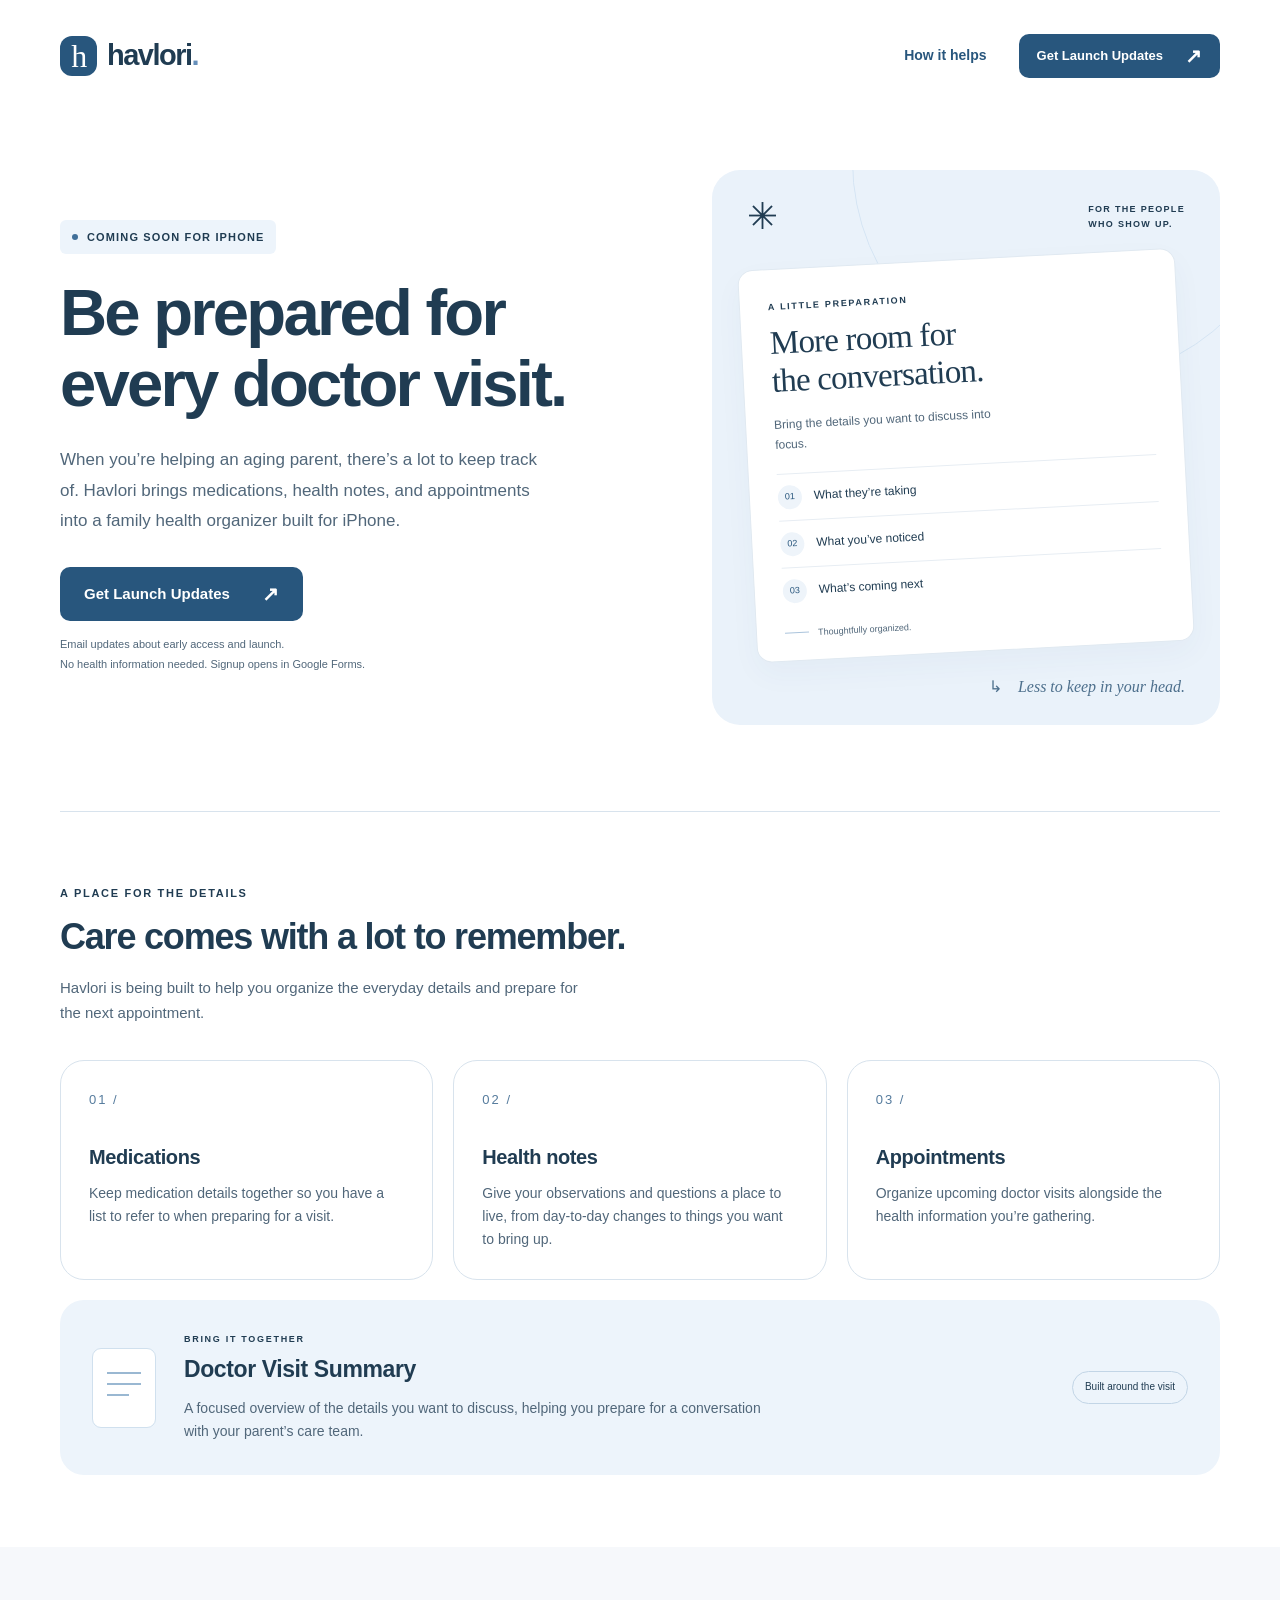
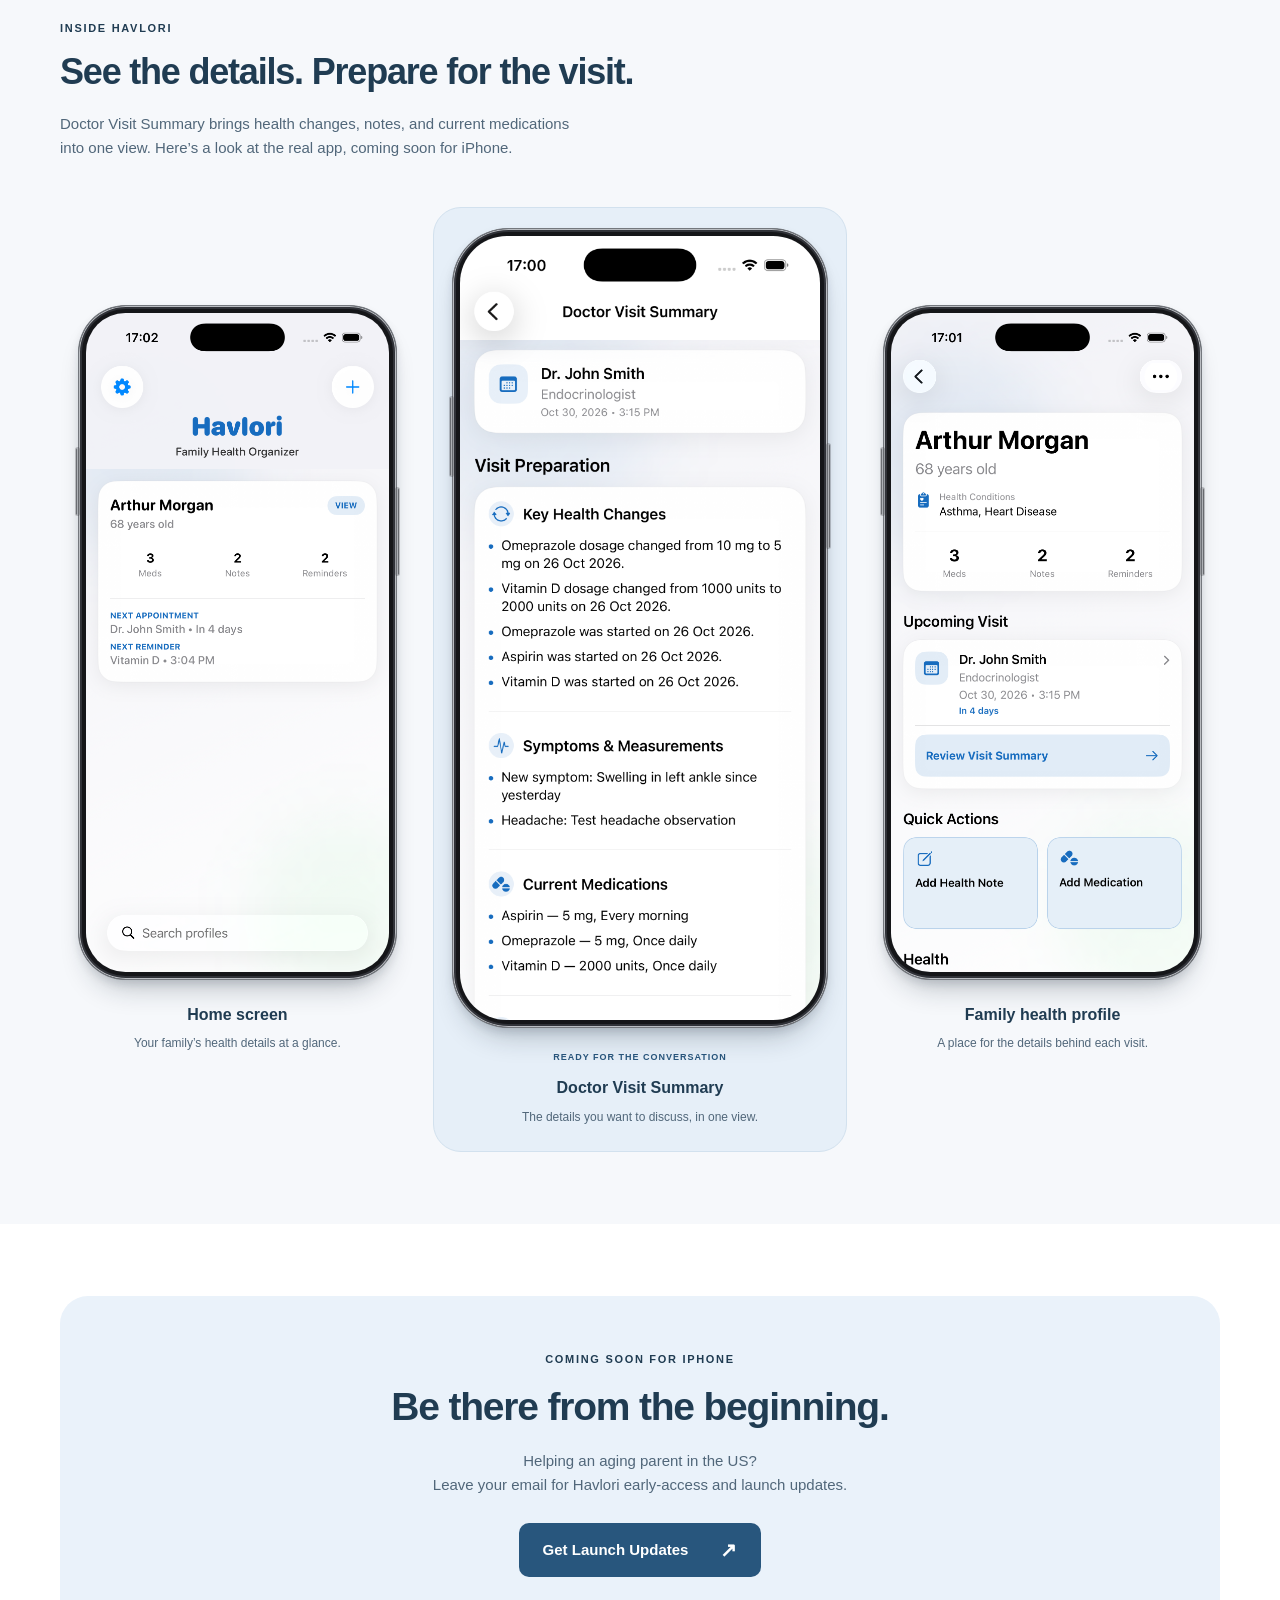
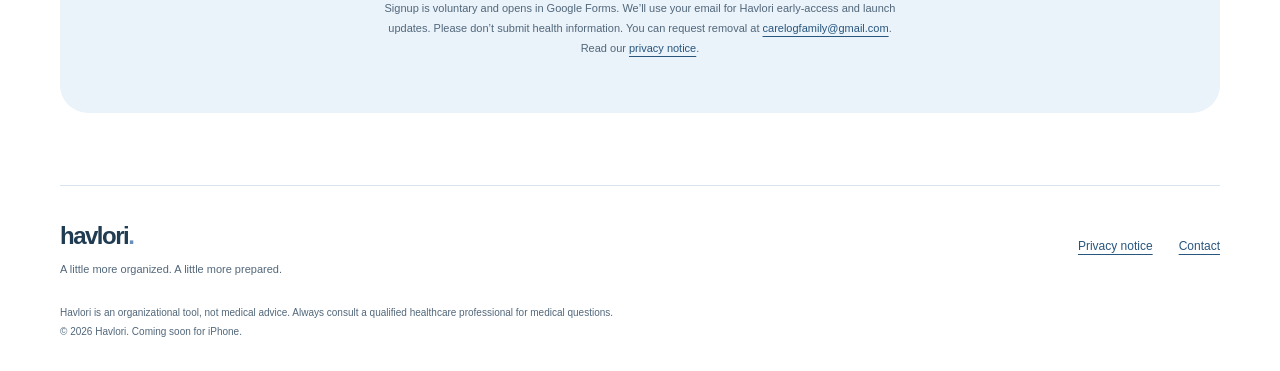
<file: index.html>
<!doctype html>
<html lang="en-US">
  <head>
    <meta charset="utf-8">
    <meta name="viewport" content="width=device-width, initial-scale=1">
    <meta name="theme-color" content="#f5f8fc">
    <title>Havlori — Family Health Organizer for iPhone | Coming Soon</title>
    <meta name="description" content="Helping an aging parent? Meet Havlori, a coming-soon iPhone family health organizer for medications, health notes, appointments, and Doctor Visit Summary. Get US launch updates.">
    <meta property="og:type" content="website">
    <meta property="og:locale" content="en_US">
    <meta property="og:title" content="Havlori — Be prepared for every doctor visit.">
    <meta property="og:description" content="A family health organizer for the people helping aging parents. Coming soon for iPhone. Sign up for launch updates.">
    <meta name="twitter:card" content="summary">
    <link rel="icon" href="data:image/svg+xml,%3Csvg xmlns='http://www.w3.org/2000/svg' viewBox='0 0 64 64'%3E%3Crect width='64' height='64' rx='18' fill='%232a5680'/%3E%3Cpath d='M20 17v30m24-30v30M20 32h24' stroke='white' stroke-width='7' stroke-linecap='round'/%3E%3C/svg%3E">
    <link rel="stylesheet" href="styles.css">
    <script src="script.js" defer></script>
  </head>
  <body>
    <a class="skip-link" href="#main">Skip to content</a>
    <header class="site-header wrap">
      <a class="brand" href="./" aria-label="Havlori home"><span class="brand-mark" aria-hidden="true">h</span>havlori<span class="brand-dot">.</span></a>
      <nav aria-label="Main navigation">
        <a class="nav-about" href="#how-it-helps">How it helps</a>
        <a class="button button-small" href="https://docs.google.com/forms/d/e/1FAIpQLScwm5djdoWZDP3cHhZ5kRGTEpJIrjcyaSfJvye60T30yiG76Q/viewform">Get Launch Updates <span aria-hidden="true">↗</span></a>
      </nav>
    </header>

    <main id="main">
      <section class="hero wrap" aria-labelledby="hero-title">
        <div class="hero-copy">
          <p class="eyebrow"><span class="status-dot" aria-hidden="true"></span> Coming Soon for iPhone</p>
          <h1 id="hero-title">Be prepared for every doctor visit.</h1>
          <p class="hero-description">When you’re helping an aging parent, there’s a lot to keep track of. Havlori brings medications, health notes, and appointments into a family health organizer built for iPhone.</p>
          <a class="button" href="https://docs.google.com/forms/d/e/1FAIpQLScwm5djdoWZDP3cHhZ5kRGTEpJIrjcyaSfJvye60T30yiG76Q/viewform">Get Launch Updates <span aria-hidden="true">↗</span></a>
          <p class="cta-note">Email updates about early access and launch.<br>No health information needed. Signup opens in Google Forms.</p>
        </div>
        <div class="hero-art">
          <div class="art-heading"><span class="small-sun" aria-hidden="true">✳</span><span>FOR THE PEOPLE<br>WHO SHOW UP.</span></div>
          <div class="preparation-card">
            <p class="eyebrow">A little preparation</p>
            <h2>More room for<br>the conversation.</h2>
            <p>Bring the details you want to discuss into focus.</p>
            <ul class="preparation-list">
              <li><span aria-hidden="true">01</span> What they’re taking</li>
              <li><span aria-hidden="true">02</span> What you’ve noticed</li>
              <li><span aria-hidden="true">03</span> What’s coming next</li>
            </ul>
            <div class="card-signature"><span class="signature-line"></span><span>Thoughtfully organized.</span></div>
          </div>
          <div class="art-caption"><span aria-hidden="true">↳</span> Less to keep in your head.</div>
        </div>
      </section>

      <section class="features section wrap" id="how-it-helps" aria-labelledby="features-title">
        <div class="section-intro"><p class="eyebrow">A place for the details</p><h2 id="features-title">Care comes with a lot to remember.</h2><p>Havlori is being built to help you organize the everyday details and prepare for the next appointment.</p></div>
        <div class="feature-grid">
          <article class="feature-card"><span class="feature-icon" aria-hidden="true">01 /</span><h3>Medications</h3><p>Keep medication details together so you have a list to refer to when preparing for a visit.</p></article>
          <article class="feature-card"><span class="feature-icon" aria-hidden="true">02 /</span><h3>Health notes</h3><p>Give your observations and questions a place to live, from day-to-day changes to things you want to bring up.</p></article>
          <article class="feature-card"><span class="feature-icon" aria-hidden="true">03 /</span><h3>Appointments</h3><p>Organize upcoming doctor visits alongside the health information you’re gathering.</p></article>
        </div>
        <article class="summary-card">
          <div class="summary-symbol" aria-hidden="true"><span></span><span></span><span></span></div>
          <div><p class="eyebrow">Bring it together</p><h3>Doctor Visit Summary</h3><p>A focused overview of the details you want to discuss, helping you prepare for a conversation with your parent’s care team.</p></div>
          <span class="summary-tag">Built around the visit</span>
        </article>
      </section>

      <section class="screens-section section" aria-labelledby="screens-title">
        <div class="wrap">
          <div class="section-intro"><p class="eyebrow">Inside Havlori</p><h2 id="screens-title">See the details. Prepare for the visit.</h2><p>Doctor Visit Summary brings health changes, notes, and current medications into one view. Here’s a look at the real app, coming soon for iPhone.</p></div>
          <div class="screenshot-grid">
            <figure class="screenshot-item screenshot-summary">
              <div class="iphone-frame"><img src="assets/screenshots/summary.png" width="1206" height="2622" loading="lazy" decoding="async" alt="Havlori Doctor Visit Summary with visit details, key health changes, symptoms and measurements, and current medications."></div>
              <figcaption><span class="screenshot-badge">Ready for the conversation</span><strong>Doctor Visit Summary</strong><span>The details you want to discuss, in one view.</span></figcaption>
            </figure>
            <figure class="screenshot-item screenshot-home">
              <div class="iphone-frame"><img src="assets/screenshots/home.png" width="1206" height="2622" loading="lazy" decoding="async" alt="Havlori Home screen showing a family member’s profile, medication and note counts, next appointment, and next reminder."></div>
              <figcaption><strong>Home screen</strong><span>Your family’s health details at a glance.</span></figcaption>
            </figure>
            <figure class="screenshot-item screenshot-profile">
              <div class="iphone-frame"><img src="assets/screenshots/profile.png" width="1206" height="2622" loading="lazy" decoding="async" alt="Havlori family health profile with health conditions, an upcoming doctor visit, Review Visit Summary, and actions to add a health note or medication."></div>
              <figcaption><strong>Family health profile</strong><span>A place for the details behind each visit.</span></figcaption>
            </figure>
          </div>
        </div>
      </section>

      <section class="section wrap" aria-labelledby="signup-title">
        <div class="signup-card"><p class="eyebrow">Coming Soon for iPhone</p><h2 id="signup-title">Be there from the beginning.</h2><p>Helping an aging parent in the US?<br>Leave your email for Havlori early-access and launch updates.</p><a class="button" href="https://docs.google.com/forms/d/e/1FAIpQLScwm5djdoWZDP3cHhZ5kRGTEpJIrjcyaSfJvye60T30yiG76Q/viewform">Get Launch Updates <span aria-hidden="true">↗</span></a><p class="signup-privacy">Signup is voluntary and opens in Google Forms. We’ll use your email for Havlori early-access and launch updates. Please don’t submit health information. You can request removal at <a href="mailto:carelogfamily@gmail.com">carelogfamily@gmail.com</a>. Read our <a href="privacy.html">privacy notice</a>.</p></div>
      </section>
    </main>

    <footer class="site-footer wrap"><div><a class="brand footer-brand" href="./">havlori<span class="brand-dot">.</span></a><p>A little more organized. A little more prepared.</p></div><div class="footer-links"><a href="privacy.html">Privacy notice</a><a href="mailto:carelogfamily@gmail.com">Contact</a></div><p class="footer-fineprint">Havlori is an organizational tool, not medical advice. Always consult a qualified healthcare professional for medical questions.<br>© <span data-year>2026</span> Havlori. Coming soon for iPhone.</p></footer>
  </body>
</html>
</file>
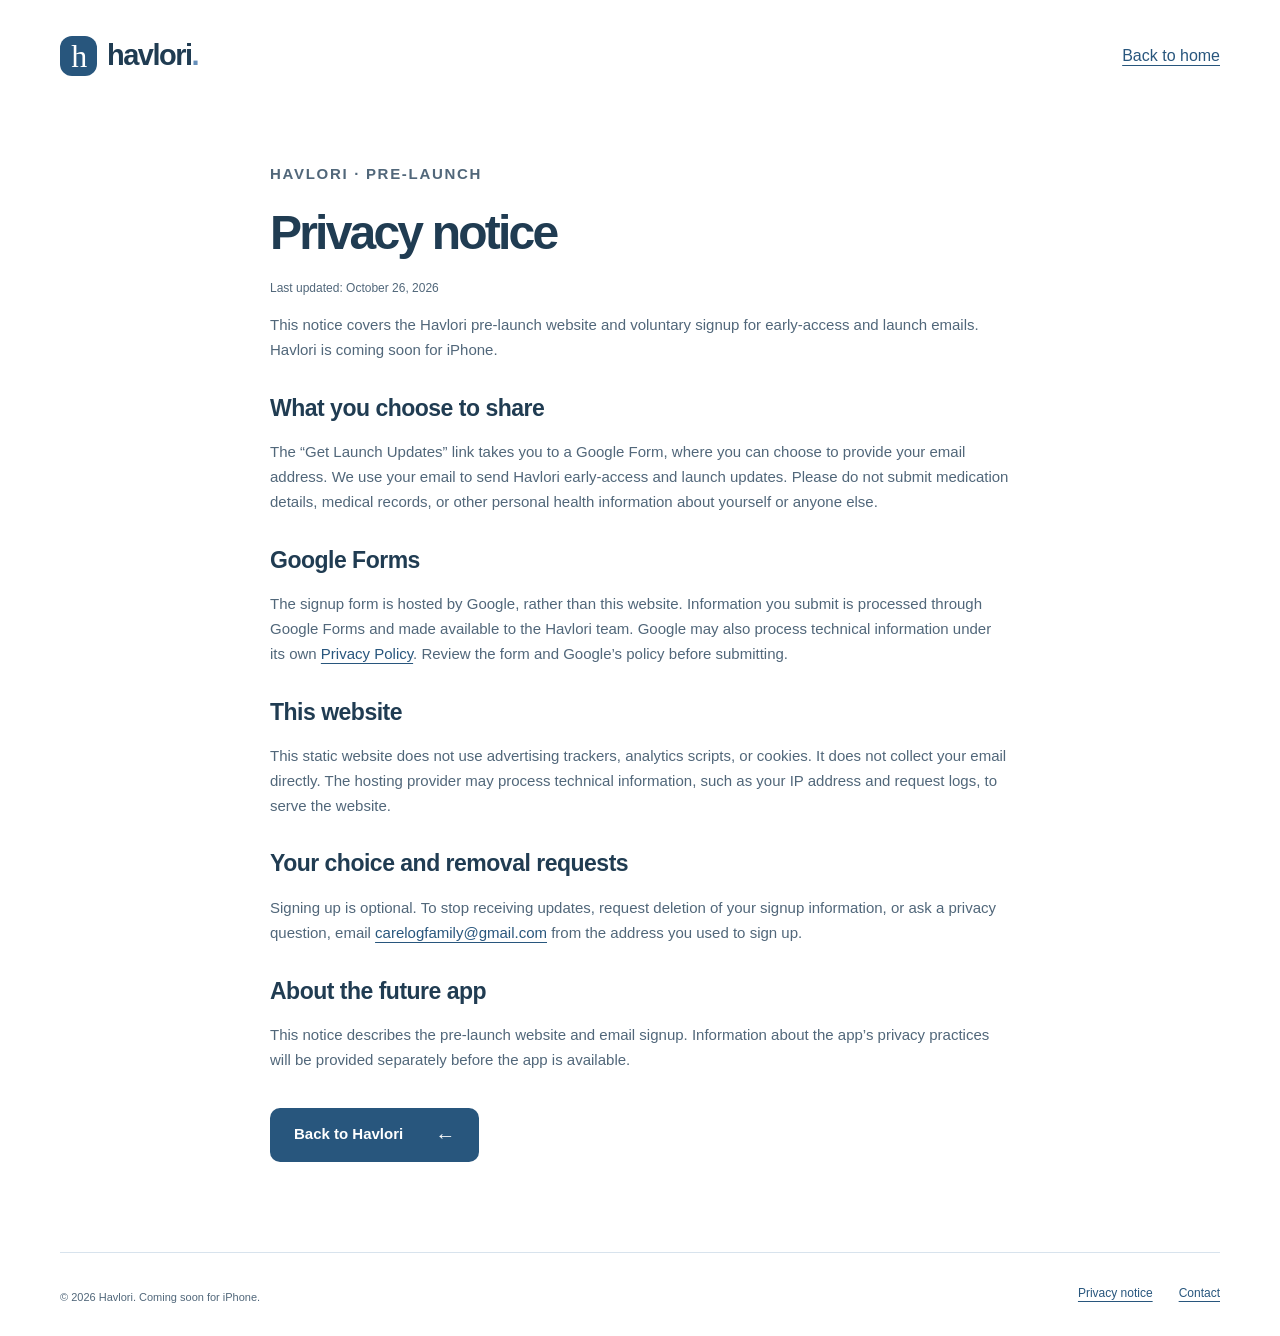
<file: privacy.html>
<!doctype html>
<html lang="en-US">
  <head>
    <meta charset="utf-8">
    <meta name="viewport" content="width=device-width, initial-scale=1">
    <meta name="theme-color" content="#f5f8fc">
    <link rel="icon" href="data:image/svg+xml,%3Csvg xmlns='http://www.w3.org/2000/svg' viewBox='0 0 64 64'%3E%3Crect width='64' height='64' rx='18' fill='%232a5680'/%3E%3Cpath d='M20 17v30m24-30v30M20 32h24' stroke='white' stroke-width='7' stroke-linecap='round'/%3E%3C/svg%3E">
    <title>Privacy Notice — Havlori Launch Updates</title>
    <meta name="description" content="How Havlori uses your voluntary early-access email signup and Google Forms. Contact carelogfamily@gmail.com with privacy questions or removal requests.">
    <link rel="stylesheet" href="styles.css">
    <script src="script.js" defer></script>
  </head>
  <body>
    <a class="skip-link" href="#main">Skip to content</a>
    <header class="site-header wrap"><a class="brand" href="./" aria-label="Havlori home"><span class="brand-mark" aria-hidden="true">h</span>havlori<span class="brand-dot">.</span></a><a href="./">Back to home</a></header>
    <main class="privacy-main wrap" id="main">
      <p class="eyebrow">Havlori · Pre-launch</p>
      <h1>Privacy notice</h1>
      <p class="updated">Last updated: October 26, 2026</p>
      <p>This notice covers the Havlori pre-launch website and voluntary signup for early-access and launch emails. Havlori is coming soon for iPhone.</p>
      <h2>What you choose to share</h2>
      <p>The “Get Launch Updates” link takes you to a Google Form, where you can choose to provide your email address. We use your email to send Havlori early-access and launch updates. Please do not submit medication details, medical records, or other personal health information about yourself or anyone else.</p>
      <h2>Google Forms</h2>
      <p>The signup form is hosted by Google, rather than this website. Information you submit is processed through Google Forms and made available to the Havlori team. Google may also process technical information under its own <a href="https://policies.google.com/privacy">Privacy Policy</a>. Review the form and Google’s policy before submitting.</p>
      <h2>This website</h2>
      <p>This static website does not use advertising trackers, analytics scripts, or cookies. It does not collect your email directly. The hosting provider may process technical information, such as your IP address and request logs, to serve the website.</p>
      <h2>Your choice and removal requests</h2>
      <p>Signing up is optional. To stop receiving updates, request deletion of your signup information, or ask a privacy question, email <a href="mailto:carelogfamily@gmail.com">carelogfamily@gmail.com</a> from the address you used to sign up.</p>
      <h2>About the future app</h2>
      <p>This notice describes the pre-launch website and email signup. Information about the app’s privacy practices will be provided separately before the app is available.</p>
      <a class="button" href="./">Back to Havlori <span aria-hidden="true">←</span></a>
    </main>
    <footer class="site-footer wrap"><p>© <span data-year>2026</span> Havlori. Coming soon for iPhone.</p><div class="footer-links"><a href="privacy.html" aria-current="page">Privacy notice</a><a href="mailto:carelogfamily@gmail.com">Contact</a></div></footer>
  </body>
</html>
</file>
<file: styles.css>
:root{--ink:#203c52;--muted:#51677a;--blue:#28567d;--blue-dark:#1b4265;--pale:#edf4fb;--line:#d8e3ed;--white:#fff;--radius:24px}*{box-sizing:border-box}html{scroll-behavior:smooth;scroll-padding-top:32px}body{margin:0;background:#fff;color:var(--ink);font-family:-apple-system,BlinkMacSystemFont,"Segoe UI",sans-serif;font-size:16px;line-height:1.65;-webkit-font-smoothing:antialiased}a{color:var(--blue);text-underline-offset:4px}a:hover{text-decoration-thickness:2px}a:focus-visible{outline:3px solid #a95324;outline-offset:5px}.wrap{width:min(1160px,calc(100% - 80px));margin-inline:auto}.skip-link{position:absolute;left:20px;top:-100px;padding:10px 20px;background:white;z-index:5}.skip-link:focus{top:10px}.site-header{min-height:112px;display:flex;align-items:center;justify-content:space-between;gap:24px}.brand{display:inline-flex;align-items:center;text-decoration:none;font-size:29px;letter-spacing:-1.5px;font-weight:700;color:var(--ink)}.brand-dot{color:#668fba}.brand-mark{display:grid;place-items:center;background:var(--blue);color:white;border-radius:12px;width:37px;height:40px;margin-right:10px;font-family:Georgia,serif;font-size:32px;font-weight:400;line-height:1}.site-header nav{display:flex;align-items:center;gap:32px}.nav-about{font-size:14px;text-decoration:none;font-weight:600}.button{display:inline-flex;align-items:center;justify-content:center;gap:32px;min-height:54px;padding:14px 24px;border-radius:10px;background:var(--blue);color:white;text-decoration:none;font-size:15px;font-weight:650;transition:background .15s,transform .15s}.button:hover{background:var(--blue-dark);transform:translateY(-1px)}.button span{font-size:20px;line-height:1}.button-small{min-height:44px;padding:10px 18px;font-size:13px;gap:22px}.hero{display:grid;grid-template-columns:1.15fr 1fr;gap:68px;align-items:center;padding-block:58px 86px}.eyebrow{font-size:11px;font-weight:700;letter-spacing:1.7px;text-transform:uppercase;margin:0 0 20px}.hero-copy>.eyebrow{display:inline-flex;align-items:center;gap:9px;background:var(--pale);padding:8px 12px;border-radius:6px;letter-spacing:1.15px}.status-dot{width:6px;height:6px;border-radius:50%;background:#406f99}h1,h2,h3,p{overflow-wrap:break-word}h1{font-size:clamp(46px,5.1vw,66px);line-height:1.08;letter-spacing:-2.8px;font-weight:550;margin:4px 0 26px;max-width:600px}.hero-description{font-size:17px;line-height:1.8;color:var(--muted);max-width:490px;margin:0 0 30px}.cta-note{font-size:11px;line-height:1.8;color:var(--muted);margin:14px 0 0}.hero-art{background:#eaf2fa;border-radius:28px;min-height:530px;padding:28px 35px 24px;position:relative;overflow:hidden}.hero-art:before{content:"";position:absolute;border:1px solid #d5e5f4;width:440px;height:440px;border-radius:50%;left:140px;top:-230px}.art-heading{display:flex;align-items:center;justify-content:space-between;position:relative;font-size:9px;letter-spacing:1.3px;font-weight:650;line-height:1.6}.small-sun{font-size:37px;font-weight:400;line-height:1}.preparation-card{position:relative;background:white;padding:30px 28px 20px;border:1px solid #e0e9f1;border-radius:15px;margin:24px 0 0;box-shadow:0 12px 30px #2a567d0a;transform:rotate(-3deg)}.preparation-card .eyebrow{font-size:9px;margin-bottom:10px}.preparation-card h2{font-family:Georgia,"Times New Roman",serif;font-size:33px;letter-spacing:-.8px;line-height:1.15;font-weight:400;margin:0 0 14px}.preparation-card>p:not(.eyebrow){font-size:12px;line-height:1.7;color:var(--muted);max-width:230px;margin:0 0 18px}.preparation-list{list-style:none;padding:0;margin:0}.preparation-list li{display:flex;align-items:center;gap:12px;padding:11px 0;border-top:1px solid #e7edf3;font-size:12px;font-weight:500}.preparation-list li>span{font-size:9px;background:#eef4fa;width:24px;height:24px;display:grid;place-items:center;border-radius:50%;color:var(--blue)}.card-signature{display:flex;align-items:center;gap:9px;margin-top:12px;color:var(--muted);font-size:9px}.signature-line{height:1px;width:24px;background:#abc4dc}.art-caption{font-family:Georgia,serif;font-style:italic;font-size:16px;text-align:right;margin-top:22px;color:#4d6f8c}.art-caption span{margin-right:12px;font-style:normal}.section{padding-block:72px}.features{border-top:1px solid var(--line)}.section-intro{max-width:620px;margin-bottom:34px}.section-intro .eyebrow{margin-bottom:13px}h2{font-size:36px;line-height:1.2;letter-spacing:-1.2px;font-weight:550;margin:0 0 18px}.section-intro>p:last-child{color:var(--muted);font-size:15px;max-width:530px}.feature-grid{display:grid;grid-template-columns:repeat(3,1fr);gap:20px}.feature-card{padding:28px;border:1px solid var(--line);border-radius:var(--radius)}.feature-icon{display:block;font-size:13px;letter-spacing:2px;color:#557b9d;margin-bottom:34px}h3{font-size:20px;line-height:1.3;letter-spacing:-.4px;margin:0 0 12px;font-weight:600}.feature-card p,.summary-card p:not(.eyebrow){font-size:14px;color:var(--muted);margin:0}.summary-card{display:flex;gap:28px;align-items:center;margin-top:20px;background:var(--pale);padding:32px;border-radius:var(--radius)}.summary-card>div:nth-child(2){max-width:580px}.summary-card .eyebrow{font-size:9px;margin-bottom:8px}.summary-card h3{font-size:23px}.summary-symbol{flex-shrink:0;display:flex;flex-direction:column;gap:9px;width:64px;height:80px;padding:23px 14px;background:#fff;border:1px solid #d0e0ee;border-radius:9px}.summary-symbol span{height:2px;background:#9ab8d2}.summary-symbol span:last-child{width:65%}.summary-tag{margin-left:auto;flex-shrink:0;font-size:10px;border:1px solid #c2d5e6;padding:7px 12px;border-radius:20px}.screens-section{background:#f6f8fb}.screenshot-grid{display:grid;grid-template-columns:1fr 1.3fr 1fr;grid-template-areas:"home summary profile";align-items:center;gap:36px;padding:12px 18px 0}.screenshot-item{margin:0;min-width:0;text-align:center}.screenshot-summary{grid-area:summary;padding:20px 18px 24px;background:#e6eff8;border:1px solid #d2e1ee;border-radius:28px}.screenshot-home{grid-area:home}.screenshot-profile{grid-area:profile}.screenshot-item img{display:block;width:100%;height:auto;object-fit:contain}.screenshot-item figcaption{display:flex;flex-direction:column;align-items:center;gap:7px;font-size:12px;line-height:1.6;margin-top:22px;color:var(--muted)}.screenshot-item figcaption strong{font-size:16px;font-weight:600;color:var(--ink)}.screenshot-badge{font-size:9px;font-weight:700;letter-spacing:1px;text-transform:uppercase;color:var(--blue);margin-bottom:4px}.signup-card{text-align:center;border-radius:28px;background:#eaf2fa;padding:54px 30px}.signup-card>.eyebrow{margin-bottom:16px}.signup-card h2{font-size:39px}.signup-card>p:not(.eyebrow):not(.signup-privacy){font-size:15px;color:var(--muted);margin:0 0 25px}.signup-privacy{font-size:11px;line-height:1.8;color:var(--muted);max-width:530px;margin:22px auto 0}.site-footer{display:flex;flex-wrap:wrap;justify-content:space-between;gap:20px;border-top:1px solid var(--line);padding-block:30px}.footer-brand{font-size:24px}.site-footer p{font-size:11px;color:var(--muted);margin:5px 0 0}.footer-links{display:flex;align-items:center;gap:26px;font-size:12px}.site-footer .footer-fineprint{width:100%;font-size:10px;line-height:1.9;margin-top:5px}.privacy-main{max-width:740px;padding-block:50px 90px;min-height:65vh}.privacy-main h1{font-size:48px;margin-bottom:20px}.privacy-main h2{font-size:23px;margin-top:32px;letter-spacing:-.5px}.privacy-main p,.privacy-main li{color:var(--muted);font-size:15px}.privacy-main .updated{font-size:12px}.privacy-main .button{margin-top:20px}
@media(min-width:1440px){.hero{padding-top:70px;padding-bottom:100px}}
@media(max-width:1000px){.wrap{width:calc(100% - 48px)}.hero{gap:32px}.hero-art{padding:24px;min-height:510px}.preparation-card{padding:26px 22px}.summary-tag{display:none}.screenshot-grid{gap:18px;padding-inline:0}.screenshot-summary{padding:16px 12px 20px}h1{font-size:53px}}
@media(max-width:720px){.wrap{width:calc(100% - 40px)}.site-header{min-height:88px}.brand{font-size:25px}.brand-mark{width:32px;height:35px;font-size:28px}.site-header nav{gap:0}.nav-about{display:none}.button-small{font-size:11px;padding:10px 12px;gap:10px}.hero{grid-template-columns:1fr;padding-block:30px 50px;gap:36px}.hero-copy{max-width:540px}h1{font-size:clamp(43px,10.5vw,60px);letter-spacing:-2px;max-width:520px}.hero-description{font-size:16px}.hero-art{min-height:0;max-width:450px;width:100%;justify-self:center;padding:26px 30px}.preparation-card{margin:20px 5px 0}.art-caption{margin-top:25px}.section{padding-block:48px}h2{font-size:30px}.feature-grid{grid-template-columns:1fr;gap:12px}.feature-card{padding:24px}.feature-icon{margin-bottom:18px}.summary-card{padding:24px;gap:18px;align-items:flex-start}.summary-symbol{width:44px;height:60px;padding:17px 9px;gap:7px}.summary-card h3{font-size:20px}.screenshot-grid{grid-template-columns:minmax(0,1fr);grid-template-areas:"summary" "home" "profile";gap:40px;max-width:380px;margin:auto}.screenshot-summary{width:100%;padding:20px 16px 24px}.screenshot-home,.screenshot-profile{width:82%;justify-self:center}.signup-card{padding:40px 22px}.signup-card h2{font-size:32px}.site-footer{gap:18px}.footer-links{gap:22px}.privacy-main{padding-top:30px}.privacy-main h1{font-size:40px}}
@media(prefers-reduced-motion:reduce){html{scroll-behavior:auto}.button{transition:none}.button:hover{transform:none}}

/* Device hardware only: the supplied screenshots already include all system UI. */
.iphone-frame {
  position: relative;
  isolation: isolate;
  padding: 7px;
  border: 1px solid #74787e;
  border-radius: 15% / 7%;
  background: #151619;
  box-shadow: inset 0 0 0 1px #babdc2, inset 0 0 0 3px #303238,
    0 18px 30px -14px rgb(20 33 47 / 32%), 0 4px 9px rgb(20 33 47 / 10%);
}
.iphone-frame::before,
.iphone-frame::after {
  content: "";
  position: absolute;
  z-index: -1;
  width: 3px;
  border-radius: 2px;
  background: linear-gradient(90deg, #4a4d52, #adb0b5, #44474c);
  box-shadow: 0 0 0 1px rgb(24 26 30 / 22%);
}
.iphone-frame::before { left: -3px; top: 21%; height: 10%; }
.iphone-frame::after { right: -3px; top: 27%; height: 13%; }
.iphone-frame img { border-radius: 13% / 6%; }
@media (max-width: 720px) {
  .screenshot-grid { gap: 48px; }
}
</file>
